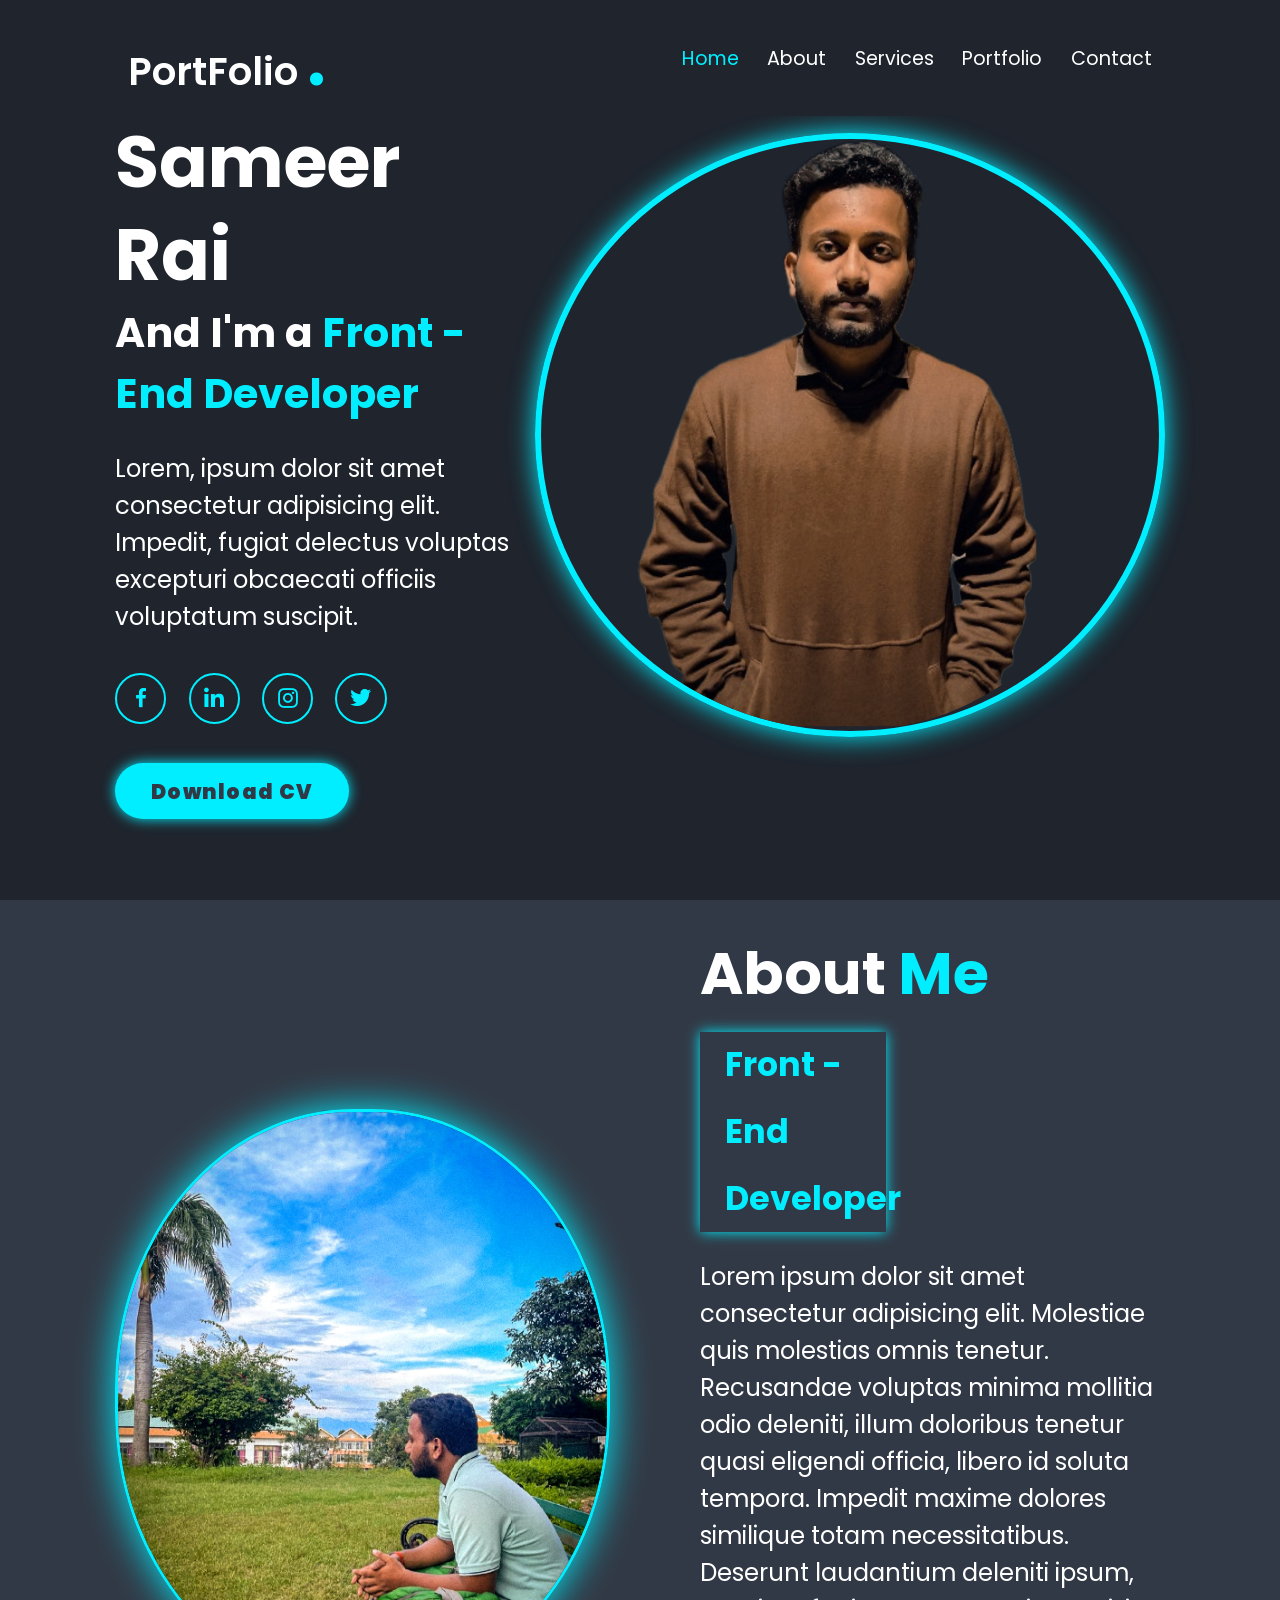
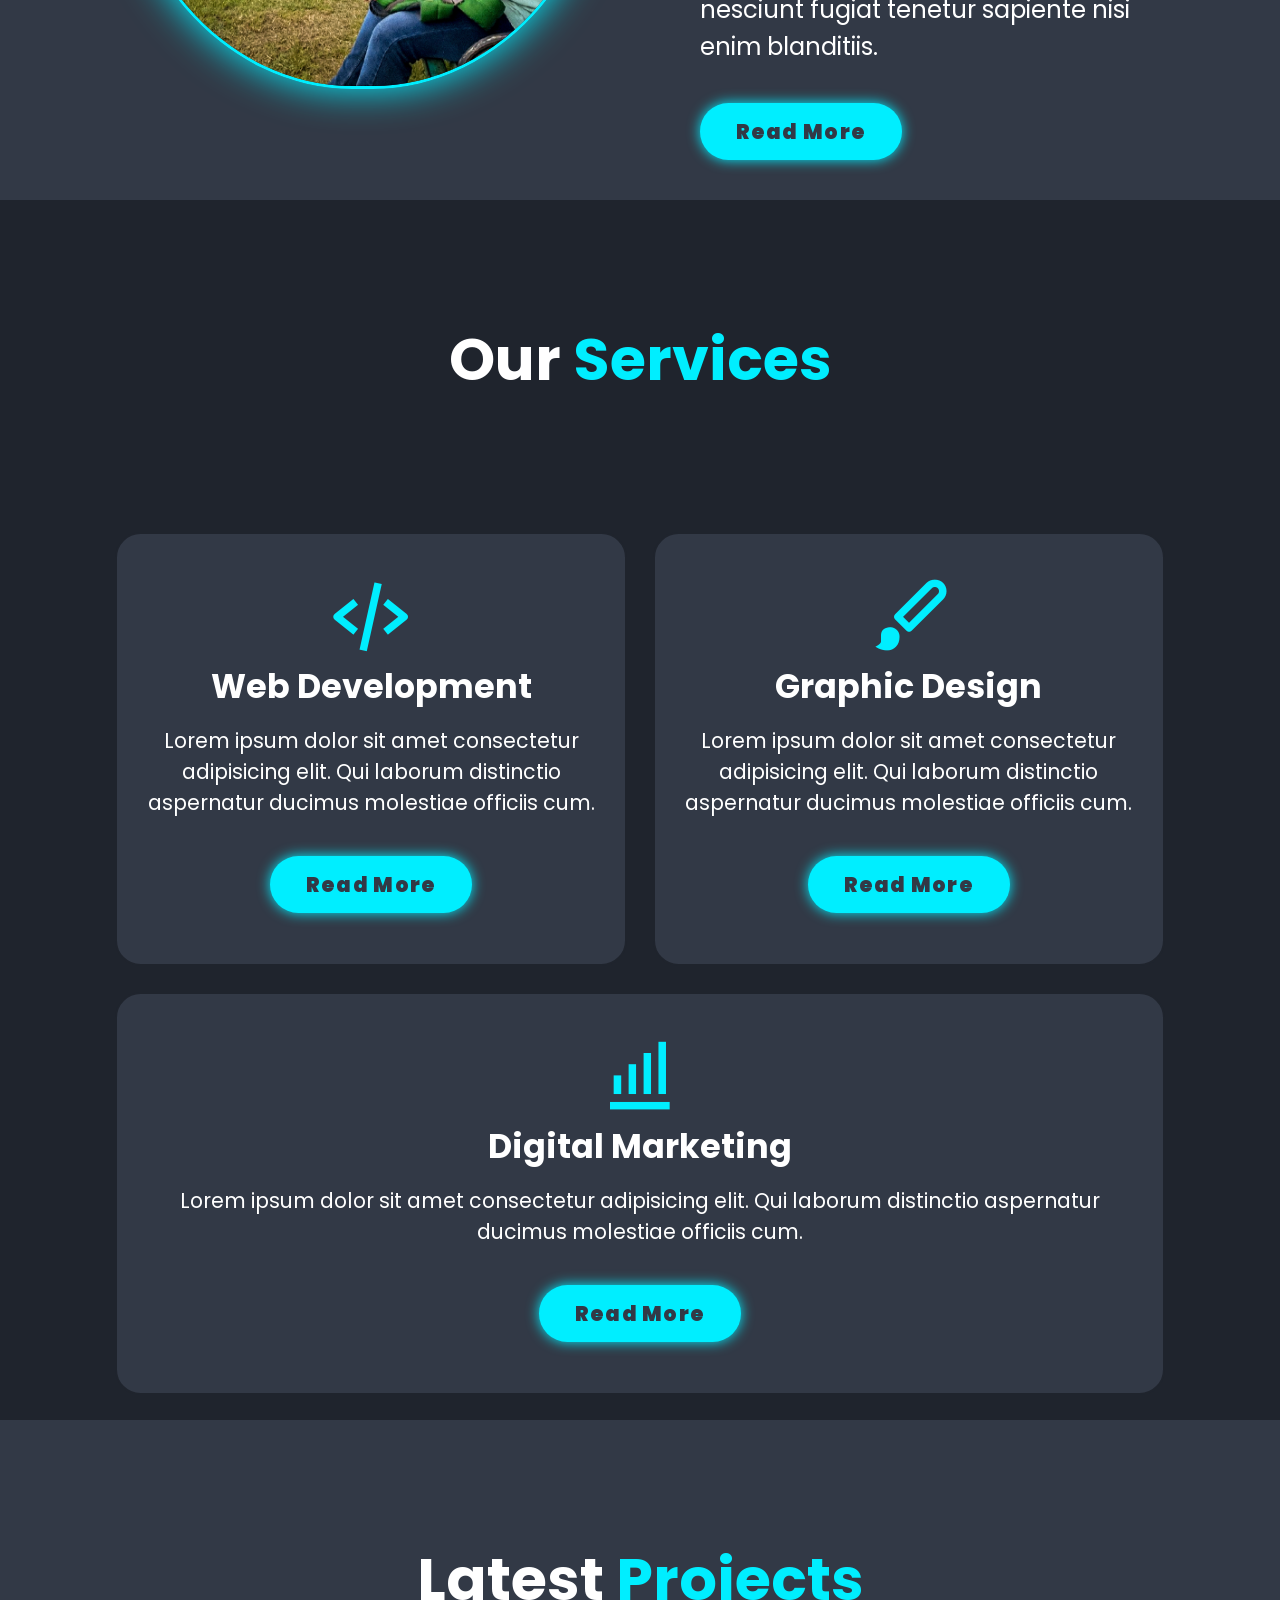
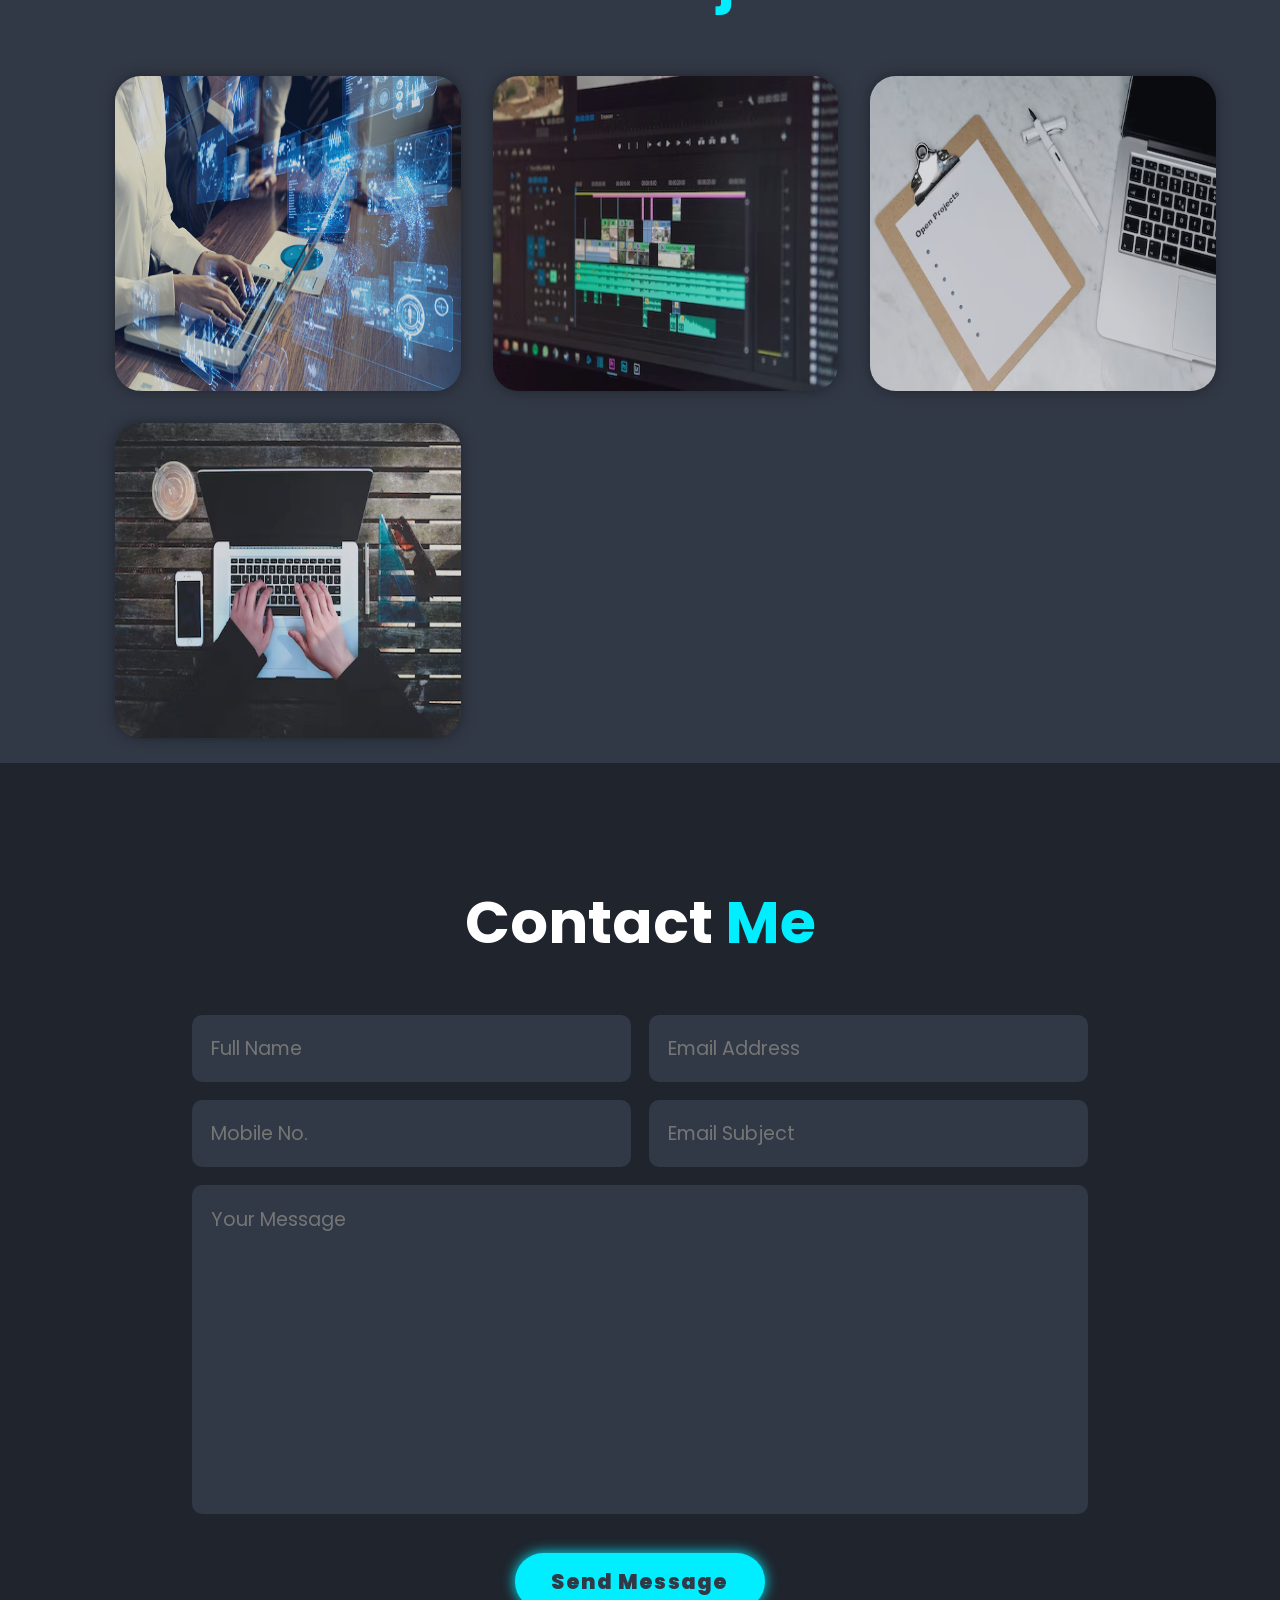
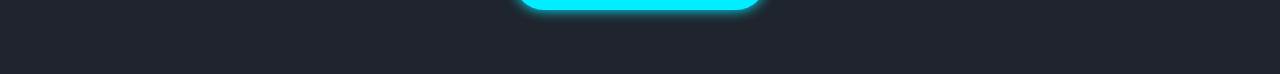
<file: portfolio.html>
<!DOCTYPE html>
<html lang="en">

<head>
    <meta charset="UTF-8">
    <meta http-equiv="X-UA-Compatible" content="IE=edge">
    <meta name="viewport" content="width=device-width, initial-scale=1.0">
    <title>Portfolio.</title>

    <!-- box icons -->
    <link href='https://unpkg.com/boxicons@2.1.4/css/boxicons.min.css' rel='stylesheet'>

    <!-- custom css -->
    <link rel="stylesheet" href="portfolio.css">
</head>

<body>
    <!-- Header design -->
    <header class="header">
        <a href="#" class="logo">PortFolio <p>.</p></a>

        <i class='bx bx-menu' id="menu-icon"></i>
        <nav class="navbar">
            <a href="#home" class = "active">Home</a>
            <a href="#about">About</a>
            <a href="#services">Services</a>
            <a href="#portfolio">Portfolio</a>
            <a href="#contact">Contact</a>

        </nav>
    </header>


    <!-- Home section design -->

    <section class="home" id="home">
        <div class="home-content">
            <h3>Hello. It's Me</h3>
            <h1>Sameer Rai</h1>
            <h3>And I'm a <span>Front - End Developer</span></h3>
            <p>Lorem, ipsum dolor sit amet consectetur adipisicing elit. Impedit, fugiat delectus voluptas excepturi
                obcaecati officiis voluptatum suscipit.</p>

            <div class="social-media">
                <a href="#"><i class='bx bxl-facebook'></i></a>
                <a href="#"><i class='bx bxl-linkedin'></i></a>
                <a href="#"><i class='bx bxl-instagram'></i></a>
                <a href="#"><i class='bx bxl-twitter'></i></a>
            </div>
            <a href="#" class="btn" >Download CV</a>
        </div>
        <div class="home-img">
            <img src="images\My project-1.png" alt="">
        </div>
    </section>



    <!-- about section -->
    <section class="about" id="about">
        <div class="about-img">
            <img src="images\My-project-2.jpg" alt="">
        </div>
        <div class="about-content">
            <h2 class="heading">About <span>Me</span></h2>
            <h3>Front - End Developer</h3>
            <p>Lorem ipsum dolor sit amet consectetur adipisicing elit. Molestiae quis molestias omnis tenetur. Recusandae voluptas minima mollitia odio deleniti, illum doloribus tenetur quasi eligendi officia, libero id soluta tempora. Impedit maxime dolores similique totam necessitatibus. Deserunt laudantium deleniti ipsum, nesciunt fugiat tenetur sapiente nisi enim blanditiis.</p>
            <a href="#" class = "btn"> Read More</a>
        </div>
    </section>


    <!-- services section -->

    <section class="services" id="services">
        <h2 class="heading">Our <span>Services</span></h2>

        <div class="services-container">
            <div class="services-box">
                <i class = 'bx bx-code-alt' ></i>
                <h3>Web Development</h3>
                <p>Lorem ipsum dolor sit amet consectetur adipisicing elit. Qui laborum distinctio aspernatur ducimus molestiae officiis cum.</p>
                <a href="#" class = "btn">Read More</a>

            </div>

            <div class="services-box">
                <i class = 'bx bxs-paint' ></i>
                <h3>Graphic Design</h3>
                <p>Lorem ipsum dolor sit amet consectetur adipisicing elit. Qui laborum distinctio aspernatur ducimus molestiae officiis cum.</p>
                <a href="#" class = "btn">Read More</a>

            </div>

            <div class="services-box">
                <i class = 'bx bx-bar-chart-alt' ></i>
                <h3>Digital Marketing</h3>
                <p>Lorem ipsum dolor sit amet consectetur adipisicing elit. Qui laborum distinctio aspernatur ducimus molestiae officiis cum.</p>
                <a href="#" class = "btn">Read More</a>

            </div>
        </div>
    </section>

    <!-- portfolio section design -->
    <section class="portfolio" id="portfolio">
        <h2 class="heading">Latest <span>Projects</span></h2>

        <div class="portfolio-container">
            <div class="portfolio-box" id = "portfolio-box-1">
                <img src="images\1.jpg" alt="">
                <div class="portfolio-layer">
                    <h4>Web Design</h4>
                    <p>Lorem ipsum, dolor sit amet consectetur adipisicing elit. Assumenda, sint.</p>
                        <a href="#"><i class='bx bx-link-external'></i></a>
                    
                </div>
            </div>

            <div class="portfolio-box" id = "portfolio-box-2">
                <img src="images\2.png" alt="">
                <div class="portfolio-layer">
                    <h4>Web Design</h4>
                    <p>Lorem ipsum, dolor sit amet consectetur adipisicing elit. Assumenda, sint.</p>
                        <a href="#"><i class='bx bx-link-external'></i></a>
                    
                </div>
            </div>

            <div class="portfolio-box" id = "portfolio-box-3">
                <img src="images\3.png" alt="">
                <div class="portfolio-layer">
                    <h4>Web Design</h4>
                    <p>Lorem ipsum, dolor sit amet consectetur adipisicing elit. Assumenda, sint.</p>
                        <a href="#"><i class='bx bx-link-external'></i></a>
                    
                </div>
            </div>

            <div class="portfolio-box" id = "portfolio-box-4">
                <img src="images\4.jpg" alt="">
                <div class="portfolio-layer">
                    <h4>Web Design</h4>
                    <p>Lorem ipsum, dolor sit amet consectetur adipisicing elit. Assumenda, sint.</p>
                        <a href="#"><i class='bx bx-link-external'></i></a>
                    
                </div>
            </div>
        </div>
    </section>


    <!-- contact section design -->
    <section class="contact" id="contact">
        <h2 class="heading">Contact <span>Me</span></h2>
        
        <form action="#">
            <div class="input-box">
                <input type="text" placeholder="Full Name" >
                <input type="email" placeholder="Email Address" >
            </div>
            <div class="input-box">
                <input type="number" placeholder="Mobile No.">
                <input type="text" placeholder="Email Subject">
            </div>
            <textarea name="" id="" cols="30" rows="10" placeholder="Your Message"></textarea>
            <input type="submit" value="Send Message" class = "btn">
        </form>
    </section>

</body>

</html>
</file>
<file: portfolio.css>
@import url('https://fonts.googleapis.com/css2?family=Poppins:wght@200&display=swap');


* {
    margin: 0;
    padding: 0;
    box-sizing: border-box;
    text-decoration: none;
    border: none;
    outline: smooth;
    scroll-behavior: smooth;
    font-family: 'Poppins', sans-serif;
}

:root {
    --bg-color: #1f242d;
    --second-bg-color: #323946;
    --text-color: #fff;
    --main-color: #0ef;
}

html {
    font-size: 80%;
    overflow-x: auto;
}

body {
    background: var(--bg-color);
    color: var(--text-color);
}

section {
    min-height: 100vh;
    padding: 0 9% 2rem;
}

.header {
    position: fixed;
    top: 0;
    left: 0;
    width: 100%;
    padding: 0 10%;
    background: var(--bg-color);
    display: flex;
    justify-content: space-between;
    align-items: center;
    z-index: 100;
}

.logo {
    font-size: 3rem;
    color: var(--text-color);
    font-weight: 600;
    cursor: pointer;
    transition: 0.5s;
}

.logo p {
    display: inline;
    font-size: 6rem;
    color: var(--main-color);
}

.navbar a {
    font-size: 1.5rem;
    color: var(--text-color);
    margin-left: 4 rem;
    padding-left: 2rem;
    transition: 0.5s;

}

.navbar a:hover,
.navbar a.active {
    color: var(--main-color);

}

#menu-icon {
    font-size: 3rem;
    color: var(--text-color);
    display: none;
}


.home {
    display: flex;
    justify-content: center;
    align-items: center;
}

.home-img img {
    width: 70vh;
    border: 6px solid var(--main-color);
    border-radius: 50%;
    margin-left: 2rem;
    box-shadow: 0 0 2rem var(--main-color);
    padding-right: 2rem;
    transition: 0.1s;
}

.home-img img:hover {
    opacity: 0.3;
    transition: 0.1s;
    cursor: pointer;
}

.home-content h3 {
    font-size: 3.2rem;
    font-weight: 700;

}

span {
    color: var(--main-color);
}

.home-content h3:nth-of-type(2) {
    margin-bottom: 2rem;

}

.home-content h1 {
    font-size: 5.6rem;
    font-weight: 700;
    line-height: 1.3;
}

.home-content p {
    font-size: 1.9rem;
    text-emphasis-style: bolder;

}

.social-media a {
    display: inline-flex;
    justify-content: center;
    align-items: center;
    width: 4rem;
    height: 4rem;
    background: transparent;
    border: .2rem solid var(--main-color);
    border-radius: 50%;
    font-size: 2rem;
    color: var(--main-color);
    margin: 3rem 1.5rem 3rem 0;
    transition: 0.2s ease;
}

.social-media a:hover {
    background-color: var(--main-color);
    color: var(--second-bg-color);
    box-shadow: 0 0 1rem var(--main-color);
}

.btn {
    display: inline-block;
    background-color: var(--main-color);
    padding: 1rem 2.8rem;
    border-radius: 4rem;
    box-shadow: 0 0 1rem var(--main-color);
    font-size: 1.6rem;
    color: var(--second-bg-color);
    letter-spacing: .1rem;
    font-weight: 900;
    transition: .3s;
}

.btn:hover {
    box-shadow: none;
}


.about {
    display: flex;
    justify-content: center;
    align-items: center;
    gap: 2rem;
    background: var(--second-bg-color);
}

.about-img img {
    width: 55vh;
    border: .3rem solid var(--main-color);
    border-radius: 48%;
    margin-top: 10rem;
    margin-right: 5rem;
    box-shadow: 0 0 3rem var(--main-color);
}

.about-img img:hover {
    opacity: 0.3;
    transition: 0.1s;
    cursor: pointer;
}

.heading {
    text-align: center;
    font-size: 4.6rem;
}

.about-content h2 {
    text-align: left;
    line-height: 2;
    transition: .5s;
}

.about-content h3 {
    font-size: 2.6rem;
    color: var(--main-color);
    width: 40%;
    padding-left: 2rem;
    line-height: 2;
    box-shadow: 0 0 1rem var(--main-color);
    transition: .5s;
}

.about-content p {
    font-size: 1.9rem;
    margin: 2rem 0 3rem;
}

.services h2 {
    padding-top: 9rem;
}

.services-container {
    margin-top: 10rem;
    display: flex;
    justify-content: center;
    align-items: center;
    flex-wrap: wrap;
    gap: 2rem;

}

.services-container .services-box {
    flex: 1 1 30rem;
    background: var(--second-bg-color);
    padding: 3rem 2rem 4rem;
    border-radius: 2rem;
    text-align: center;
    border: .2rem solid var(--bg-color);
}

.services-container .services-box:hover {
    border-color: var(--main-color);
    transform: scale(1.02);
    transition: .2s;
}

.services-box i {
    font-size: 7rem;
    color: var(--main-color);
}

.services-box h3 {
    font-size: 2.6rem;
}

.services-box p {
    font-size: 1.6rem;
    margin: 1rem 0 3rem;
}


.portfolio {
    background: var(--second-bg-color);
    
}

.portfolio h2 {
    padding-top: 9rem;
    margin-bottom: 4rem;
}

.portfolio-container {
    display: grid;
    grid-template-columns: repeat(3, 1fr);
    align-items: center;
    gap: 2.5rem;
}

.portfolio-container .portfolio-box {
    position: relative;
    border-radius: 2rem;
    box-shadow: 0 0 1rem var(--bg-color);
    overflow: hidden;
    display: flex;
    flex-wrap: column;
}
.portfolio-box{

    width: 27vw;
    height: 35vh;

}
.portfolio-box img {
    width: 100%;
    transition: .5s ease;
    opacity: .8;
}

.portfolio-box:hover img {
    transform: scale(1.1);
}


.portfolio-box .portfolio-layer {
    position: absolute;
    bottom: 0;
    left: 0;
    width: 100%;
    height: 100%;
    background: linear-gradient(rgba(0,0,0,.1), var(--main-color));
    display: flex;
    justify-content: center;
    align-items: center;
    flex-direction: column;
    text-align: center;
    padding: 0 4rem;
    transform: translateY(100%);
    transform: .4s ease;
}


.portfolio-box:hover .portfolio-layer{

    transform: translateY(0);

}


.portfolio-layer h4{
    font-size: 3rem;
}

.portfolio-layer p{
    font-size: 1.6rem;
    margin: .3rem 0 1rem;
}

.portfolio-layer a {
    display: inline-flex;
    justify-content: center;
    align-items: center;
    width: 5rem;
    height: 5rem;
    background: var(--text-color);
    border-radius: 4rem;
}

.portfolio-layer a i{
    font-size: 1.6rem;
    color: var(--second-bg-color);
}


.contact h2{
    padding-top: 9rem;
    margin-bottom: 3rem;
}

.contact form{
    max-width: 70rem;
    margin: 1rem auto;
    text-align: center;
    margin-bottom: 3rem;
}

.contact form .input-box{
    display: flex;
    justify-content: space-between;
    flex-wrap: wrap;
}
.contact form .input-box input, 
.contact form textarea{
    width: 100%;
    padding: 1.5rem;
    font-size: 1.5rem;
    color: var(--text-color);
    background-color: var(--second-bg-color);
    border-radius: .8rem;
    margin: 0.7rem 0;
}

.contact form .input-box input{
    width: 49%;
}

.contact form textarea{
    resize: none;
}
.contact form .btn{
    margin-top: 2rem;
    cursor: pointer;
}
</file>
